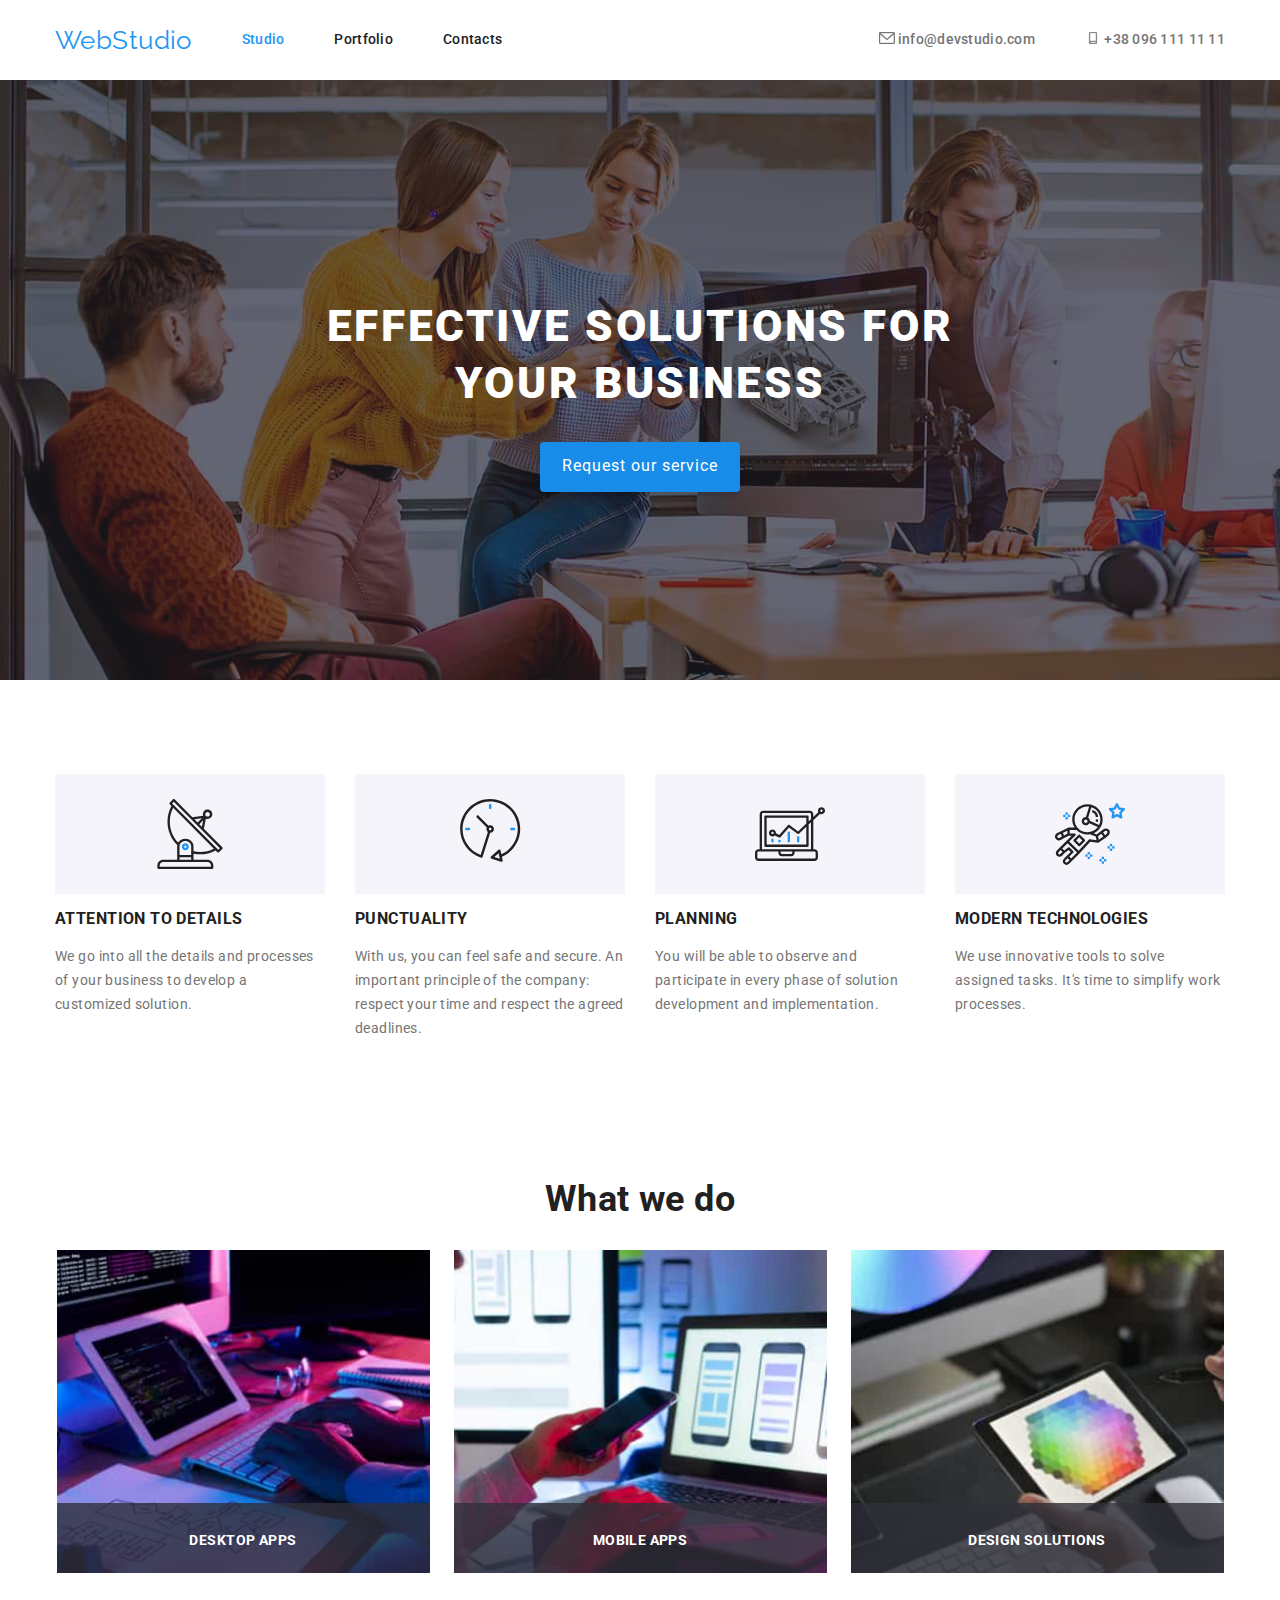
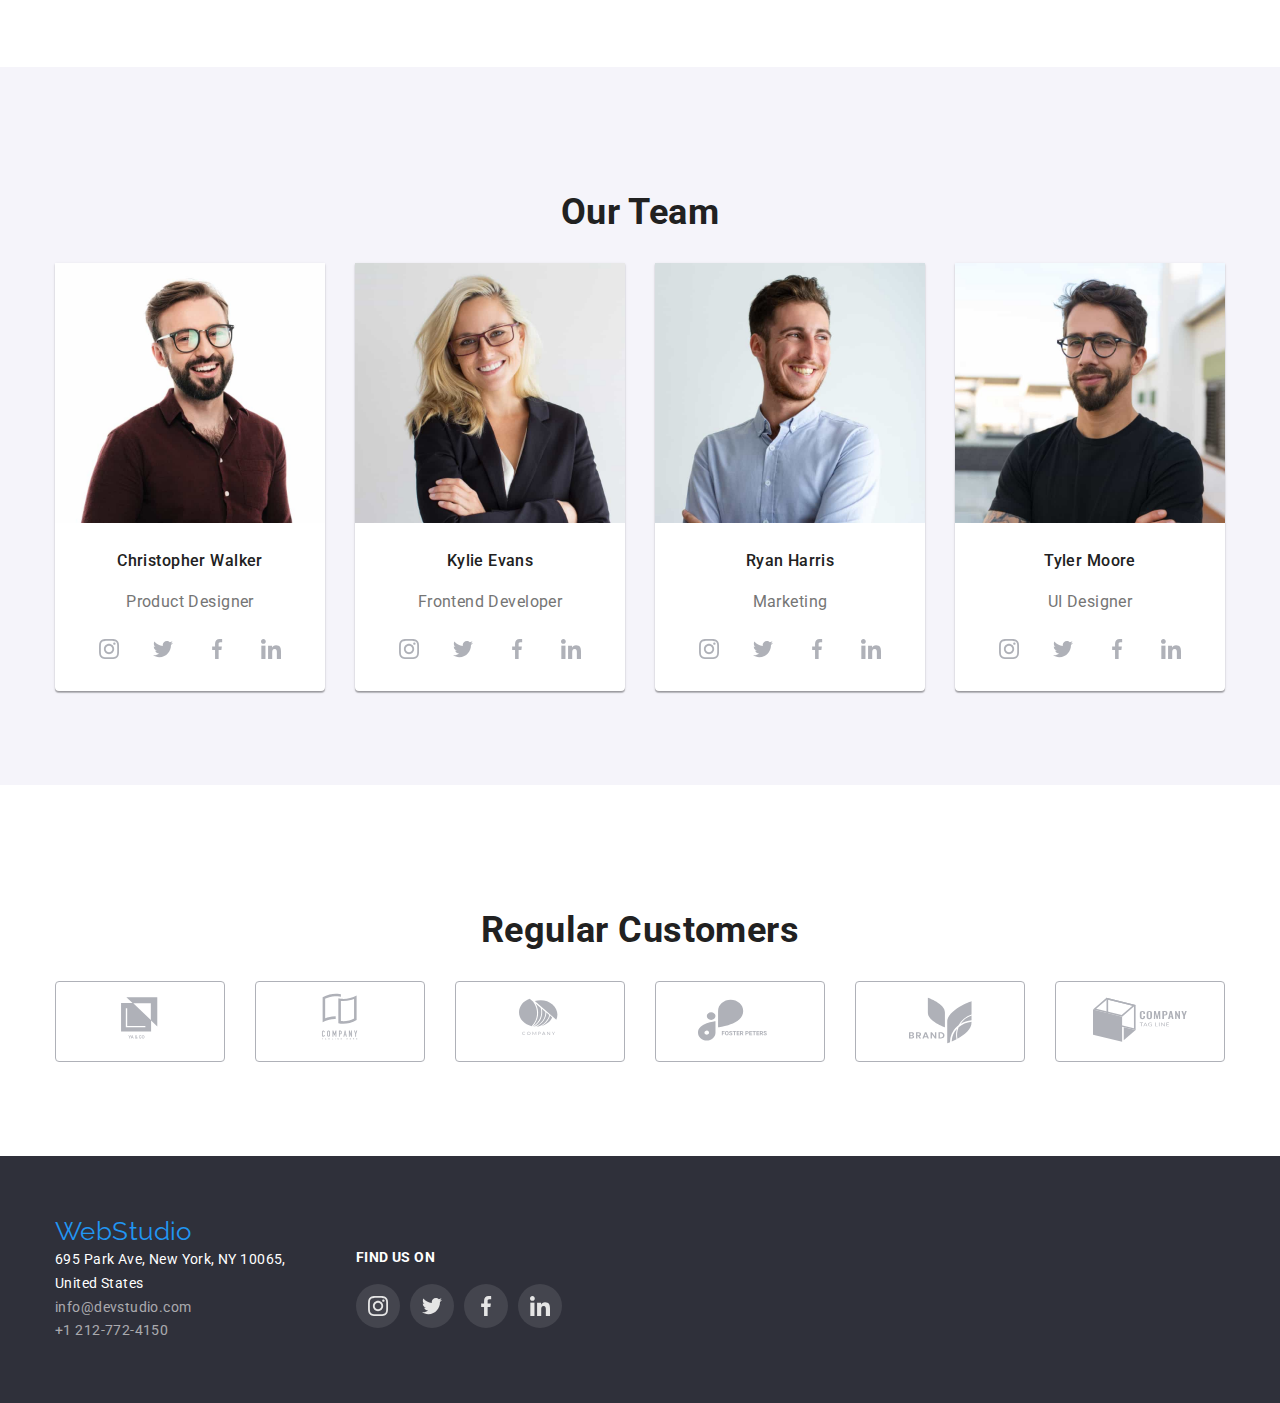
<file: index.html>
<!DOCTYPE html>
<html lang="en">
  <head>
    <meta charset="UTF-8" />
    <meta http-equiv="X-UA-Compatible" content="IE=edge" />
    <meta name="viewport" content="width=device-width, initial-scale=1.0" />
    <title>Webstudio</title>
    <link rel="stylesheet" href="normalize.css" />
    <link rel="stylesheet" href="./css/styles.css" />
    <link rel="stylesheet" href="./images/icons.svg" />
    <link rel="preconnect" href="https://fonts.googleapis.com" />
    <link rel="preconnect" href="https://fonts.gstatic.com" crossorigin />
    <link
      href="https://fonts.googleapis.com/css2?family=Raleway:wght@700&family=Roboto:wght@400;500;700;900&display=swap"
      rel="stylesheet"
    />
  </head>

  <body>
    <!--nav menu-->
      <header>
        <div class="container">
        <div class="header-content">
        <nav>
          <div class="header-nav">
            <a class="logo" href="./index.html">WebStudio</a>
            <a style="color: #2196f3" class="link-nav" href="./index.html"
              >Studio</a
            >
            <a class="link-nav" href="./portafolio.html">Portfolio</a>
            <a class="link-nav" href="#">Contacts</a>
          </div>
        </nav>
        <div class="header-nav">
          <a class="link-nav contact-nav" href="mailto:info@devstudio.com"
            ><svg class="icon">
              <use href="./images/icons.svg#icon-sobre"></use>
            </svg>
            info@devstudio.com</a
          >
          <a class="link-nav contact-nav" href="tel:++380961111111"
            ><svg class="icon">
              <use href="./images/icons.svg#icon-telfono-inteligente"></use>
            </svg>
            +38 096 111 11 11</a
          >
        </div>
        </div>
      </div>
      </header>

      <main>
        <!--Seccion 1 banner-->
        <section class="top-banner">
          <h1>EFFECTIVE SOLUTIONS FOR YOUR BUSINESS</h1>
          <button class="main-button" type="button">Request our service</button>
        </section>
      
      
        <!--Seccion 2 about-->
        
        <section class="section-about">
          <div class="container">
          <div class="display-about">
            <div class="display-card">
              <div class="icon-container">
                <svg class="icon-about">
                  <use href="./images/icons.svg#icon-antena"></use>
                </svg>
              </div>
              <h3>ATTENTION TO DETAILS</h3>
              <p>
                We go into all the details and processes of your business to
                develop a customized solution.
              </p>
            </div>
            <div class="display-card">
              <div class="icon-container">
                <svg class="icon-about">
                  <use href="./images/icons.svg#icon-clock"></use>
                </svg>
              </div>
              <h3>PUNCTUALITY</h3>
              <p class="about-paragraph">
                With us, you can feel safe and secure. An important principle of
                the company: respect your time and respect the agreed deadlines.
              </p>
            </div>
            <div class="display-card">
              <div class="icon-container">
                <svg class="icon-about">
                  <use href="./images/icons.svg#icon-computer"></use>
                </svg>
              </div>
              <h3>PLANNING</h3>
              <p>
                You will be able to observe and participate in every phase of
                solution development and implementation.
              </p>
            </div>
            <div class="display-card">
              <div class="icon-container">
                <svg class="icon-about">
                  <use href="./images/icons.svg#icon-astronaut"></use>
                </svg>
              </div>
              <h3>MODERN TECHNOLOGIES</h3>
              <p>
                We use innovative tools to solve assigned tasks. It's time to
                simplify work processes.
              </p>
            </div>
          </div>
          </div>
        </section>
        
      
        <!--Seccion 3 what we do-->
        
        <section class="images-section">
          <div class="container">
          <h2 class="main-tittles">What we do</h2>
          <div class="display-images">
            <div>
              <a class="image-decoration" href="images/image1.jpg">
                <img
                  src="images/image1.jpg"
                  alt="A man typing"
                  width="373"
                  height="323"
                />
                <div class="text-container">
                  <h3 class="text-image">DESKTOP APPS</h3>
                </div>
              </a>
            </div>
            <div>
              <a class="image-decoration" href="images/image2.jpg">
                <img
                  src="images/image2.jpg"
                  alt="Cellphone design"
                  width="373"
                  height="323"
                />
                <div class="text-container">
                  <h3 class="text-image">Mobile APPS</h3>
                </div>
              </a>
            </div>
            <div>
              <a class="image-decoration" href="images/image3.jpg">
                <img
                  src="images/image3.jpg"
                  alt="Colors on a tablet"
                  width="373"
                  height="323"
                />
                <div class="text-container">
                  <h3 class="text-image">DESIGN SOLUTIONS</h3>
                </div>
              </a>
            </div>
          </div>
          </div>
        </section>
        

        <!--Seccion 4 our team-->
        
        <section class="section-our-team">
          <div class="container">
          <h2 class="main-tittles">Our Team</h2>
          <div class="team-cards">
            <div class="team-photos">
              <a href="images/image4.jpg">
                <img
                  src="images/image4.jpg"
                  alt="Image Christopher Walker"
                  width="270"
                  height="260"
                />
              </a>
              <h4>Christopher Walker</h4>
              <p class="job-tittle">Product Designer</p>
              <div class="team-icon-container">
                <a class="team-icon-link" href="#">
                  <svg class="team-icons">
                    <use href="./images/icons.svg#icon-instagram"></use>
                  </svg>
                </a>
                <a class="team-icon-link" href="#">
                  <svg class="team-icons">
                    <use href="./images/icons.svg#icon-twitter"></use>
                  </svg>
                </a>
                <a class="team-icon-link" class="team-icon-link" href="#">
                  <svg class="team-icons">
                    <use href="./images/icons.svg#icon-facebook"></use>
                  </svg>
                </a>
                <a class="team-icon-link" class="team-icon-link" href="#">
                  <svg class="team-icons">
                    <use href="./images/icons.svg#icon-linkedin"></use>
                  </svg>
                </a>
              </div>
            </div>
            <div class="team-photos">
              <a href="images/image5.jpg">
                <img
                  src="images/image5.jpg"
                  alt="Image Kylie Evans"
                  width="270"
                  height="260"
                />
              </a>
              <h4>Kylie Evans</h4>
              <p class="job-tittle">Frontend Developer</p>
              <div class="team-icon-container">
                <a class="team-icon-link" href="#">
                  <svg class="team-icons">
                    <use href="./images/icons.svg#icon-instagram"></use>
                  </svg>
                </a>
                <a class="team-icon-link" href="#">
                  <svg class="team-icons">
                    <use href="./images/icons.svg#icon-twitter"></use>
                  </svg>
                </a>
                <a class="team-icon-link" href="#">
                  <svg class="team-icons">
                    <use href="./images/icons.svg#icon-facebook"></use>
                  </svg>
                </a>
                <a class="team-icon-link" href="#">
                  <svg class="team-icons">
                    <use href="./images/icons.svg#icon-linkedin"></use>
                  </svg>
                </a>
              </div>
            </div>

            <div class="team-photos">
              <a href="images/image6.jpg">
                <img
                  src="images/image6.jpg"
                  alt="Iamge Ryan Harris"
                  width="270"
                  height="260"
                />
              </a>
              <h4>Ryan Harris</h4>
              <p class="job-tittle">Marketing</p>
              <div class="team-icon-container">
                <a class="team-icon-link" href="#">
                  <svg class="team-icons">
                    <use href="./images/icons.svg#icon-instagram"></use>
                  </svg>
                </a>
                <a class="team-icon-link" href="#">
                  <svg class="team-icons">
                    <use href="./images/icons.svg#icon-twitter"></use>
                  </svg>
                </a>
                <a class="team-icon-link" href="#">
                  <svg class="team-icons">
                    <use href="./images/icons.svg#icon-facebook"></use>
                  </svg>
                </a>
                <a class="team-icon-link" href="#">
                  <svg class="team-icons">
                    <use href="./images/icons.svg#icon-linkedin"></use>
                  </svg>
                </a>
              </div>
            </div>
            <div class="team-photos">
              <a href="images/image7.jpg">
                <img
                  src="images/image7.jpg"
                  alt="Image Tyler Moore"
                  width="270"
                  height="260"
                />
              </a>
              <h4>Tyler Moore</h4>
              <p class="job-tittle">UI Designer</p>
              <div class="team-icon-container">
                <a class="team-icon-link" href="#">
                  <svg class="team-icons">
                    <use href="./images/icons.svg#icon-instagram"></use>
                  </svg>
                </a>
                <a class="team-icon-link" href="#">
                  <svg class="team-icons">
                    <use href="./images/icons.svg#icon-twitter"></use>
                  </svg>
                </a>
                <a class="team-icon-link" href="#">
                  <svg class="team-icons">
                    <use href="./images/icons.svg#icon-facebook"></use>
                  </svg>
                </a>
                <a class="team-icon-link" href="#">
                  <svg class="team-icons">
                    <use href="./images/icons.svg#icon-linkedin"></use>
                  </svg>
                </a>
              </div>
            </div>
          </div>
           </div>
        </section>
       
        
<!--Seccion 4 Regular customers-->

        <section class="cus-section">
          <div class="container">
          <h2 class="main-tittles">Regular Customers</h2>
          <div class="cus-icons">
            <div class="cus-icons-container">
              <a href="#">
              <svg class="icons">
                <use href="./images/icons.svg#icon-company"></use>
              </svg>
              </a>
            </div>
            <div class="cus-icons-container">
              <a href="#">
              <svg class="icons">
                <use href="./images/icons.svg#icon-company-2-2"></use>
              </svg>
              </a>
            </div>
            <div class="cus-icons-container">
              <a href="#">
              <svg class="icons">
                <use href="./images/icons.svg#icon-company-3-3"></use>
              </svg>
              </a>
            </div>
            <div class="cus-icons-container">
              <a href="#">
              <svg class="icons">
                <use href="./images/icons.svg#icon-company-4-4"></use>
              </svg>
              </a>
            </div>
            <div class="cus-icons-container">
              <a href="#">
              <svg class="icons">
                <use href="./images/icons.svg#icon-company-5-5"></use>
              </svg>
              </a>
            </div>
            <div class="cus-icons-container">
              <a href="#">
              <svg class="icons">
                <use href="./images/icons.svg#icon-company-6-6"></use>
              </svg>
              </a>
            </div>
          </div>
          </div>
        </section>
        
      </main>

      <!--footer-->
      
      <footer class="footer">
        <div class="container">
      <div class="footer-container">
        <address>
          <a class="logo logo-footer" href="#">WebStudio</a>
          <div>
            <div class="address">
              695 Park Ave, New York, NY 10065, <br />
              United States
            </div>
          </div>
          <div class="footer-contact">
            <div>
              <a class="footer-link" href="mailto:info@devstudio.com"
                >info@devstudio.com</a
              >
            </div>
            <div>
              <a class="footer-link" href="tel:+12127724150">+1 212-772-4150</a>
            </div>
          </div>
        </address>

<!--footer icons-->
        <div>
            <p class="find-text"><strong>FIND US ON</strong></p>
          <div class="find-icon-container">
            <a class="find-icon-link" href="#">
            <svg class="find-icon">
              <use href="./images/icons.svg#icon-instagram">
              </use>
            </svg>
            </a>
            <a class="find-icon-link" href="#">
            <svg class="find-icon">
              <use href="./images/icons.svg#icon-twitter">
              </use>
            </svg>
            </a>
            <a class="find-icon-link" href="#">
              <svg class="find-icon">
                <use href="./images/icons.svg#icon-facebook">
                </use>
              </svg>
            </a>
             <a class="find-icon-link" href="#">
              <svg class="find-icon">
                <use href="./images/icons.svg#icon-linkedin">
                </use>
              </svg>
            </a>
           </div>
        </div>
        </div>
        </div>
      </footer>
    
  </body>
</html>
</file>
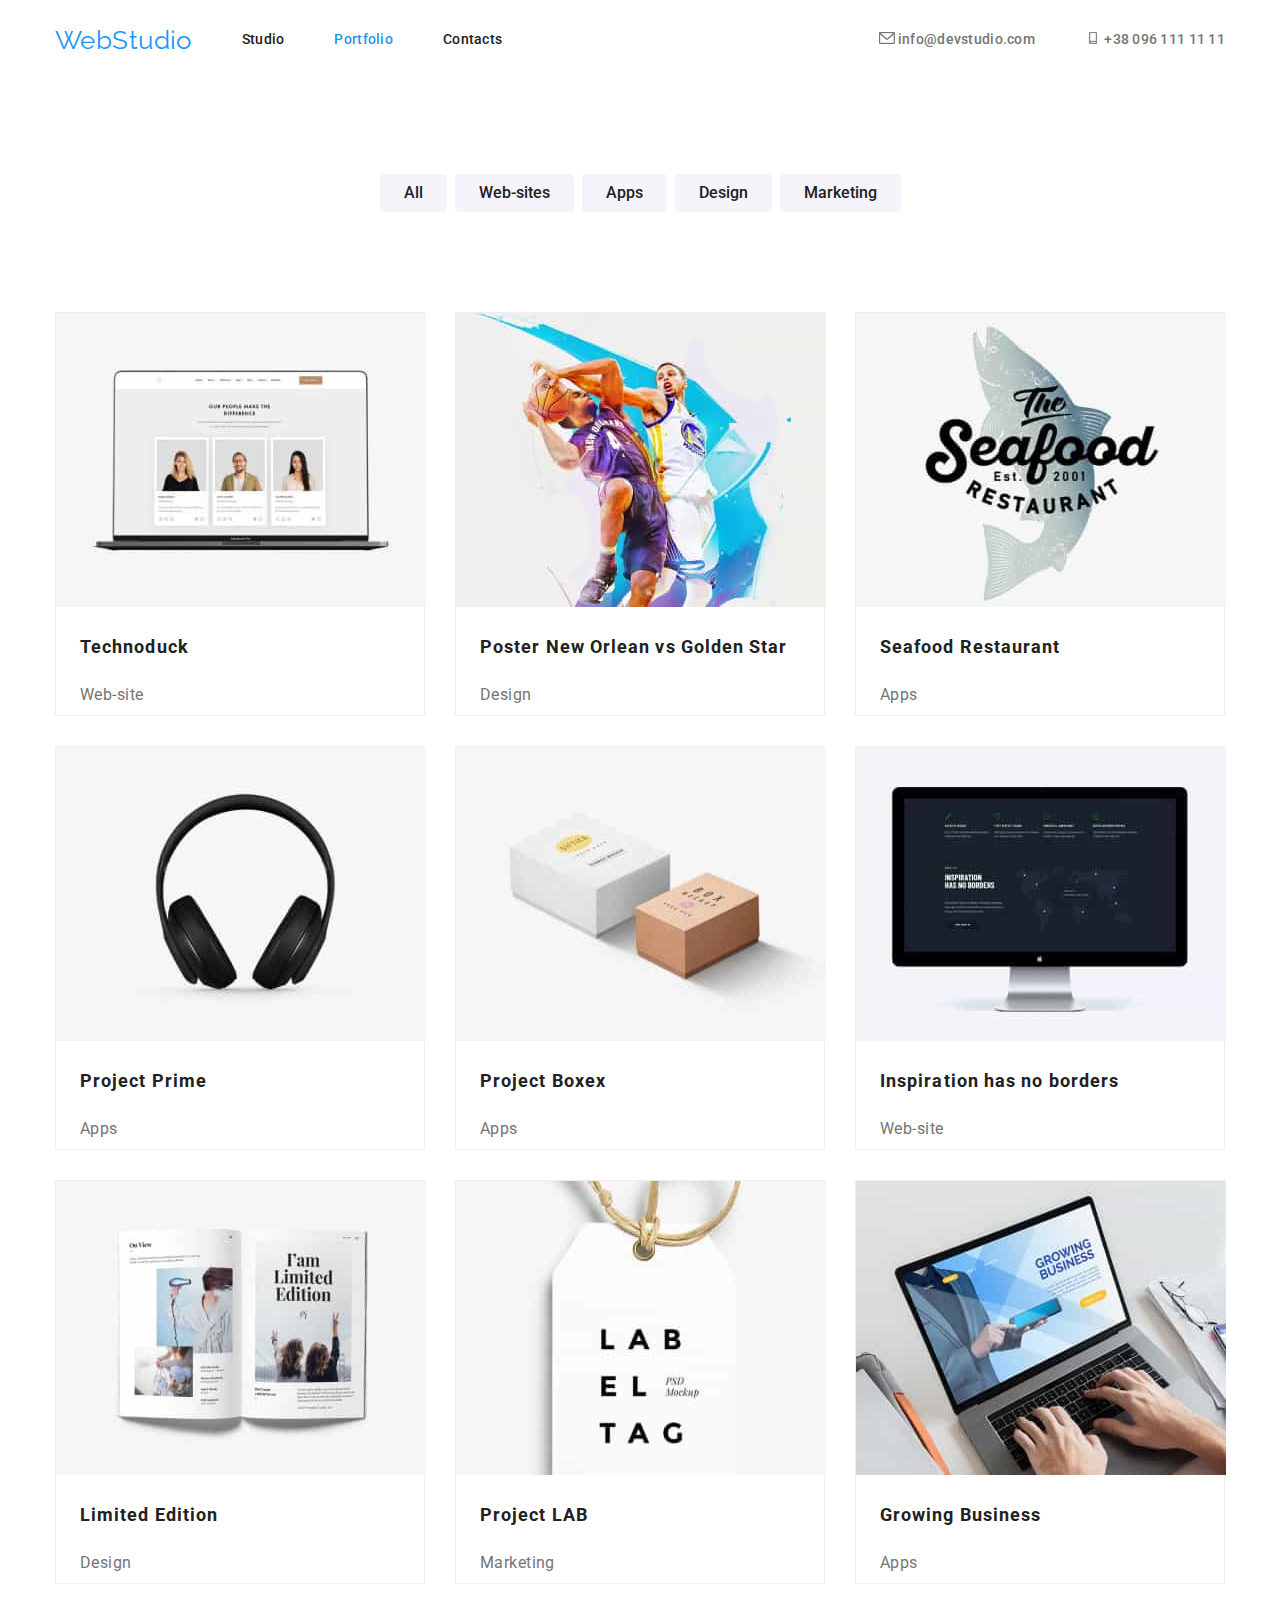
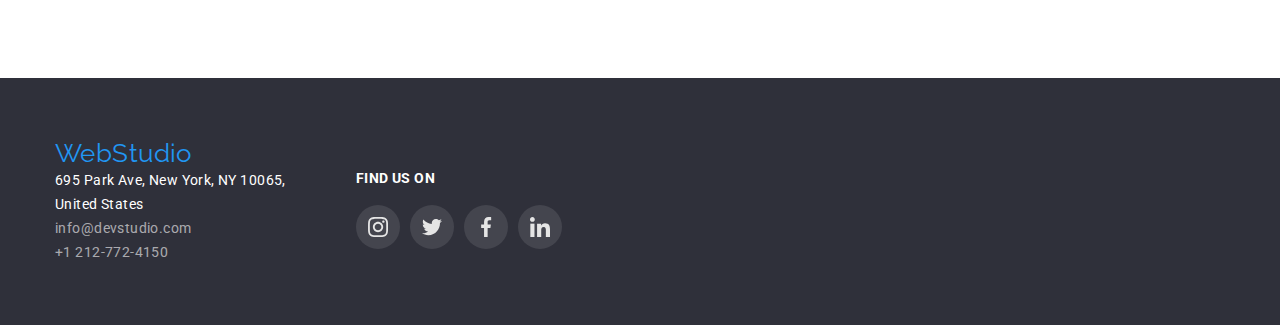
<file: portafolio.html>
<!DOCTYPE html>
<html lang="en">
  <head>
    <meta charset="UTF-8" />
    <meta http-equiv="X-UA-Compatible" content="IE=edge" />
    <meta name="viewport" content="width=device-width, initial-scale=1.0" />
    <title>Portfolio</title>
    <link rel="stylesheet" href="normalize.css" />
    <link rel="stylesheet" href="./css/styles.css" />
    <link rel="preconnect" href="https://fonts.googleapis.com" />
    <link rel="preconnect" href="https://fonts.gstatic.com" crossorigin />
    <link
      href="https://fonts.googleapis.com/css2?family=Raleway:wght@700&family=Roboto:wght@400;500;700;900&display=swap"
      rel="stylesheet"
    />
  </head>
  <body>
  
    <!--Seccion nav menu-->
    <header>
        <div class="container">
        <div class="header-content">
        <nav>
          <div class="header-nav">
            <a class="logo" href="./index.html">WebStudio</a>
            <a class="link-nav" href="./index.html"
              >Studio</a
            >
            <a style="color: #2196f3" class="link-nav" href="./portafolio.html">Portfolio</a>
            <a class="link-nav" href="#">Contacts</a>
          </div>
        </nav>
        <div class="header-nav">
          <a class="link-nav contact-nav" href="mailto:info@devstudio.com"
            ><svg class="icon">
              <use href="./images/icons.svg#icon-sobre"></use>
            </svg>
            info@devstudio.com</a
          >
          <a class="link-nav contact-nav" href="tel:++380961111111"
            ><svg class="icon">
              <use href="./images/icons.svg#icon-telfono-inteligente"></use>
            </svg>
            +38 096 111 11 11</a
          >
        </div>
        </div>
      </div>
      </header>


    <main>
      <!--Section 1 buttons-->
      <section class="section-projects">
        <div class="section-project-buttons">
          <button class="project-buttons" type="button">All</button>
          <button class="project-buttons" type="button">Web-sites</button>
          <button class="project-buttons" type="button">Apps</button>
          <button class="project-buttons" type="button">Design</button>
          <button class="project-buttons" type="button">Marketing</button>
        </div>
      </section>


      <!--Section 2 main contect-->
      <section class="project-cards-section">
        <div class="project-cards">
          <div class="projects">
            <a href="#"
              ><img
                src="images/image8.jpg"
                alt="Laptop with photos"
                height="294"
                width="370"
            /></a>
            <h2 class="project-name">Technoduck</h2>
            <p class="project-description">Web-site</p>
          </div>
          <div class="projects">
            <a href="#"
              ><img
                src="images/image9.jpg"
                alt="Basketball players"
                height="294"
                width="370"
            /></a>
            <h2 class="project-name">Poster New Orlean vs Golden Star</h2>
            <p class="project-description">Design</p>
          </div>
          <div class="projects">
            <a href="#"
              ><img
                src="images/image10.jpg"
                alt="Restaurant logo"
                height="294"
                width="370"
            /></a>
            <h2 class="project-name">Seafood Restaurant</h2>
            <p class="project-description">Apps</p>
          </div>
          <div class="projects">
            <a href="#"
              ><img
                src="images/image11.jpg"
                alt="Headphones"
                height="294"
                width="370"
            /></a>
            <h2 class="project-name">Project Prime</h2>
            <p class="project-description">Apps</p>
          </div>
          <div class="projects">
            <a href="#"
              ><img
                src="images/image12.jpg"
                alt="Boxes"
                height="294"
                width="370"
            /></a>
            <h2 class="project-name">Project Boxex</h2>
            <p class="project-description">Apps</p>
          </div>
          <div class="projects">
            <a href="#"
              ><img
                src="images/image13.jpg"
                alt="Desktop computer"
                height="294"
                width="370"
            /></a>
            <h2 class="project-name">Inspiration has no borders</h2>
            <p class="project-description">Web-site</p>
          </div>
          <div class="projects">
            <a href="#"
              ><img
                src="images/image14.jpg"
                alt="Magazine"
                height="294"
                width="370"
            /></a>
            <h2 class="project-name">Limited Edition</h2>
            <p class="project-description">Design</p>
          </div>
          <div class="projects">
            <a href="#"
              ><img
                src="images/image15.jpg"
                alt="Business Tag"
                height="294"
                width="370"
            /></a>
            <h2 class="project-name">Project LAB</h2>
            <p class="project-description">Marketing</p>
          </div>
          <div class="projects">
            <a href="#"
              ><img
                src="images/image16.jpg"
                alt="Man writting on a laptop"
                height="294"
                width="370"
            /></a>
            <h2 class="project-name">Growing Business</h2>
            <p class="project-description">Apps</p>
          </div>
        </div>
      </section>
    </main>

    
    <!--footer-->
      
      <footer class="footer">
        <div class="container">
      <div class="footer-container">
        <address>
          <a class="logo logo-footer" href="#">WebStudio</a>
          <div>
            <div class="address">
              695 Park Ave, New York, NY 10065, <br />
              United States
            </div>
          </div>
          <div class="footer-contact">
            <div>
              <a class="footer-link" href="mailto:info@devstudio.com"
                >info@devstudio.com</a
              >
            </div>
            <div>
              <a class="footer-link" href="tel:+12127724150">+1 212-772-4150</a>
            </div>
          </div>
        </address>

<!--footer icons-->
        <div>
            <p class="find-text"><strong>FIND US ON</strong></p>
          <div class="find-icon-container">
            <a class="find-icon-link" href="#">
            <svg class="find-icon">
              <use href="./images/icons.svg#icon-instagram">
              </use>
            </svg>
            </a>
            <a class="find-icon-link" href="#">
            <svg class="find-icon">
              <use href="./images/icons.svg#icon-twitter">
              </use>
            </svg>
            </a>
            <a class="find-icon-link" href="#">
              <svg class="find-icon">
                <use href="./images/icons.svg#icon-facebook">
                </use>
              </svg>
            </a>
             <a class="find-icon-link" href="#">
              <svg class="find-icon">
                <use href="./images/icons.svg#icon-linkedin">
                </use>
              </svg>
            </a>
           </div>
        </div>
        </div>
        </div>
      </footer>
  </body>
</html>
</file>
<file: css/styles.css>
:root {
   --brand-color-text: #757575;
   --brand-color-highlighting: #212121;
   --brand-primary-blue-color: #2196F3;
   --brand-primary-white-color: #E5E5E5;
   --brand-primary-grey-color: #2F303A;  
   --brand-secondary-white-color: #F5F4FA;
   --brand-white-text-color: #ffffff;
   --icons-grey: #AFB1B8;
}

* {
  box-sizing: border-box;
}


body {
   color: var(--brand-color-text);
   font-family: 'Roboto', sans-serif;
   font-size: 14px;
   letter-spacing: 0.03em;
   line-height: 1.7;
 }

 header {
   width: 100%;
 }

 footer {
   background-color: var(--brand-primary-grey-color);
   padding: 60px 0px;
 }

 a {
   text-decoration: none;
 }
 

 h1 { 
   color: var(--brand-white-text-color);
   font-weight: 900;
   font-size: 44px;
   line-height: 1.3;
   letter-spacing: 0.06em;
   text-transform: uppercase;
   text-align: center;
   font-family: 'Roboto', sans-serif;
   width: 700px;

 }

 h3 {
   line-height: 1.14;
   color: var(--brand-color-highlighting);
   text-transform: uppercase;
 }

 h4 {
   color: var(--brand-color-highlighting);
   font-weight: 500;
   font-size: 16px;
   line-height: 1.18;
   text-align: center;
 }

 section {
   padding-top: 94px;
   padding-bottom: 94px;

 }
 
 .container {
   max-width: 1200px;
   padding: 0px 15px;
   margin: 0px auto;
   
   
 }

 /*nav menu*/

 .header-content {
   background-color: var(--brand-white-text-color);
   display: flex;
   align-items: center;
   
   /* border-bottom: 1px solid #ECECEC; */
   height: 80px;
   justify-content: space-between;
   max-width: 1200px;
   /* padding: 0px 200px; */

 }

.header-nav {
   display: flex;
   align-items: center;
   gap: 50px; 
}

.footer .logo,
.header-nav .logo {
   font-family: 'Raleway';
   font-size: 26px;
   color: var(--brand-primary-blue-color);
   line-height: 1.19;
}


.link-nav {
   font-weight: 500;
   color: var(--brand-color-highlighting);
   letter-spacing: 0.02em;
   line-height: 1.14;
}


.link-nav:focus,
.link-nav:hover {
   color: var(--brand-primary-blue-color);

}

.contact-nav {
   font-weight: 500;
   color: var(--brand-color-text);
   line-height: 1.14;
   letter-spacing: 0.02em;
}


.icon {
   width: 16px;
   height: 12px;
   stroke: var(--brand-color-text);
}


.icon:focus,
.icon:hover {
   stroke: var(--brand-primary-blue-color);
}

/*hero*/
.top-banner { 
    display: flex;
    flex-direction: column;
    justify-content: center;
    align-items: center;
    background-color: var(--brand-primary-grey-color);
    height: 600px;
    
    background-image: linear-gradient(
    to right, 
    rgba(47, 48, 58, 0.4), 
    rgba(47, 48, 58, 0.4)),
    url(../images/imagen17.jpg);
    background-color: #c4c4c4;
    }
    
.main-button {
   color: var(--brand-white-text-color);
   font-size: 16px;
   line-height: 1.8;
   text-align: center;
   letter-spacing: 0.06em;
   background-color: var(--brand-primary-blue-color);
   border: none;
   width: 200px;
   height: 50px;
   background: #188CE8;
   box-shadow: 0px 4px 4px rgba(0, 0, 0, 0.15);
   border-radius: 4px;
   cursor: pointer;
    
}
.main-button:focus,
.main-button:hover  {
   background: #2196F3;
   box-shadow: 0px 4px 4px rgba(0, 0, 0, 0.15);
   border-radius: 4px; 
}



/*section about*/

.section-about {
   padding-top: 94px;
}


.display-about {
   display: flex;
   justify-content: center;
   gap: 30px;
}

.display-card {
   width: 270px;

}


.icon-container {
   display: flex;
   align-items: center;
   justify-content: center;
   flex-direction:row;
   background: #F5F4FA;
   width: 270px;
   height: 120px;

}

.icon-about {
   width: 70px;
   height: 70px;

}

/*3 images -what we do section*/

.images-section {
   width: 100%;
   padding: 0px 200px 94px 200px;

}

.what-we-do {
   align-items: center;
   gap: 50px; 

}

.display-images {
    display:flex;
    justify-content:center;
    gap: 24px;
    }



.image-decoration {
   display: flex;
}

.text-container {
   background: rgba(47, 48, 58, 0.8);
   width: 373px;
   height: 70px;
   margin-top: 253px;
   position: absolute;

}

.text-image {
   color: var(--brand-white-text-color);
   font-size: 14px;
   line-height: 1.1;
   text-align: center;
   text-transform: uppercase;
   padding-top: 16px;

}

.main-tittles {
   font-size: 36px;
   line-height: 1.17;
   color: var(--brand-color-highlighting);
   text-align: center;
}

/*Seccion 4 our team*/

.section-our-team {
   background-color: var(--brand-secondary-white-color);
   width: 100%;
   padding: 94px 200px;
   
}

.team-cards {
   display: flex;
   justify-content: center;
   gap: 30px;

}

.team-photos {
   background-color: var(--brand-white-text-color);
   width: 270px;
   height: 428px;
   box-shadow: 0px 1px 3px rgba(0, 0, 0, 0.12), 0px 1px 1px rgba(0, 0, 0, 0.14), 0px 2px 1px rgba(0, 0, 0, 0.2);
   border-radius: 0px 0px 4px 4px;

}

.job-tittle { 
   font-size: 16px;
   line-height: 1.18;
   text-align: center;
}

.team-icon-container {
   display: flex;
   justify-content: center;
   padding-bottom: 30px;
   gap: 10px;

}

.team-icon-link {
   display: flex;
   align-items: center;
   justify-content: center;
   border-radius: 25px;
   height: 44px;
   width: 44px;
   outline: none;  
}

.team-icon-link:focus,
.team-icon-link:hover {
   background: var(--brand-primary-blue-color);
}


.team-icons {
   width: 20px;
   height: 20px;
   fill: #AFB1B8;
   }


.team-icons:focus,
.team-icons:hover {
   fill: #ffffff;

}
   


/*Falta poner el hover de team icons*/



/*section regular customers*/

.cus-section {
   width: 100%;

}
.cus-icons {
   display: flex;
   justify-content: center;
   align-items: center;
   gap: 30px;
   

}

.cus-icons-container {
   display: flex;
   align-items: center;
   justify-content: center;
   width: 170px;
   height: 81px;
   border: 1px solid #AFB1B8;
   border-radius: 4px;
}

.cus-icons-container:focus,
.cus-icons-container:hover {
   border: 1px solid var(--brand-primary-blue-color);

}

 .icons {
   fill: #AFB1B8;
   width: 106px;
   height: 53px;
}

.icons:focus,
.icons:hover {
   fill: var(--brand-primary-blue-color);
}





/*footer*/

.footer-container  {
display: flex;
align-items:center;
justify-content: flex-start;
gap: 70px;

}

.address {
   font-style: normal;
   color: var(--brand-white-text-color);
}

.logo-footer {
   font-style: normal;
}

.footer-link  {
    color: rgba(255, 255, 255, 0.6);   
}

.footer-link:focus,
.footer-link:hover {
   color: var(--brand-primary-blue-color);

}

.footer-contact  {
   color: rgba(255, 255, 255, 0.6);
   font-style: normal;
   
}



/*footer icons*/


.find-text {
   color: var(--brand-white-text-color);
   text-transform: uppercase;
}


.find-icon-container  {
   display: flex;
   align-items: center;
   justify-content: center;
   gap: 10px;

}


.find-icon-link {
   display: flex;
   align-items: center;
   justify-content: center;
   border-radius: 25px;
   height: 44px;
   width: 44px;
   outline: none;
   background: rgba(255, 255, 255, 0.1);
   
}

.find-icon-link:focus,
.find-icon-link:hover {
   background-color:var(--brand-primary-blue-color);
}


.find-icon {
    width: 20px;
    height: 20px;
    fill: var(--brand-primary-white-color);
}

















/*-------------------------------------------------------------------------------------------------------*/


/*Portfolio page*/

/*buttons*/
.section-projects {
   width: 100%;
   padding-top: 94px;
   padding-bottom: 50px;
   /* padding: 94px 200px 34px 200px; */

}

.section-project-buttons {
   display: flex;
   justify-content: center;
   gap: 8px;
}

.project-buttons {
   font-weight: 500;
   font-size: 16px;
   line-height: 1.6;
   text-align: center;
   color: var(--brand-color-highlighting);
   background-color: var(--brand-secondary-white-color);
   border-radius: 4px;
   border: none;
   cursor: pointer;
   padding: 6px 24px; 

}


.project-buttons:focus,
.project-buttons:hover {
   background-color: var(--brand-primary-blue-color);
   box-shadow: 0px 3px 1px rgba(0, 0, 0, 0.1), 0px 1px 2px rgba(0, 0, 0, 0.08), 0px 2px 2px rgba(0, 0, 0, 0.12);
   border-radius: 4px;
   color: var(--brand-white-text-color);
   font-weight: 500;
   font-size: 16px;
   text-align: center;
   line-height: 1.6;

}


/* container bg cards*/
.project-cards-section {
   width: 100%;
   padding-top: 50px;
   /* padding: 0px 200px 82px 200px; */
}

.project-cards {
   display: flex;
   justify-content: center;
   flex-wrap: wrap;
   gap: 30px;

}
.projects {
   background: #FFFFFF;
   border: 1px solid #EEEEEE;
   width: 370px;
   height: 404px;
   left: 215px;
   top: 262px;
   cursor: pointer;
}


.projects:focus,
.projects:hover {
   background: #FFFFFF;
   border: 1px solid #EEEEEE;
   box-shadow: 0px 1px 1px rgba(0, 0, 0, 0.12), 0px 4px 4px rgba(0, 0, 0, 0.06), 1px 4px 6px rgba(0, 0, 0, 0.16);
}

.project-name {
   font-size: 18px;
   line-height: 2;
   color: var(--brand-color-highlighting);
   letter-spacing: 0.06em;
   padding-left: 24px;
}

.project-description {
   font-size: 16px;
   line-height: 1.8;
   padding-left: 24px;
   
}
</file>
